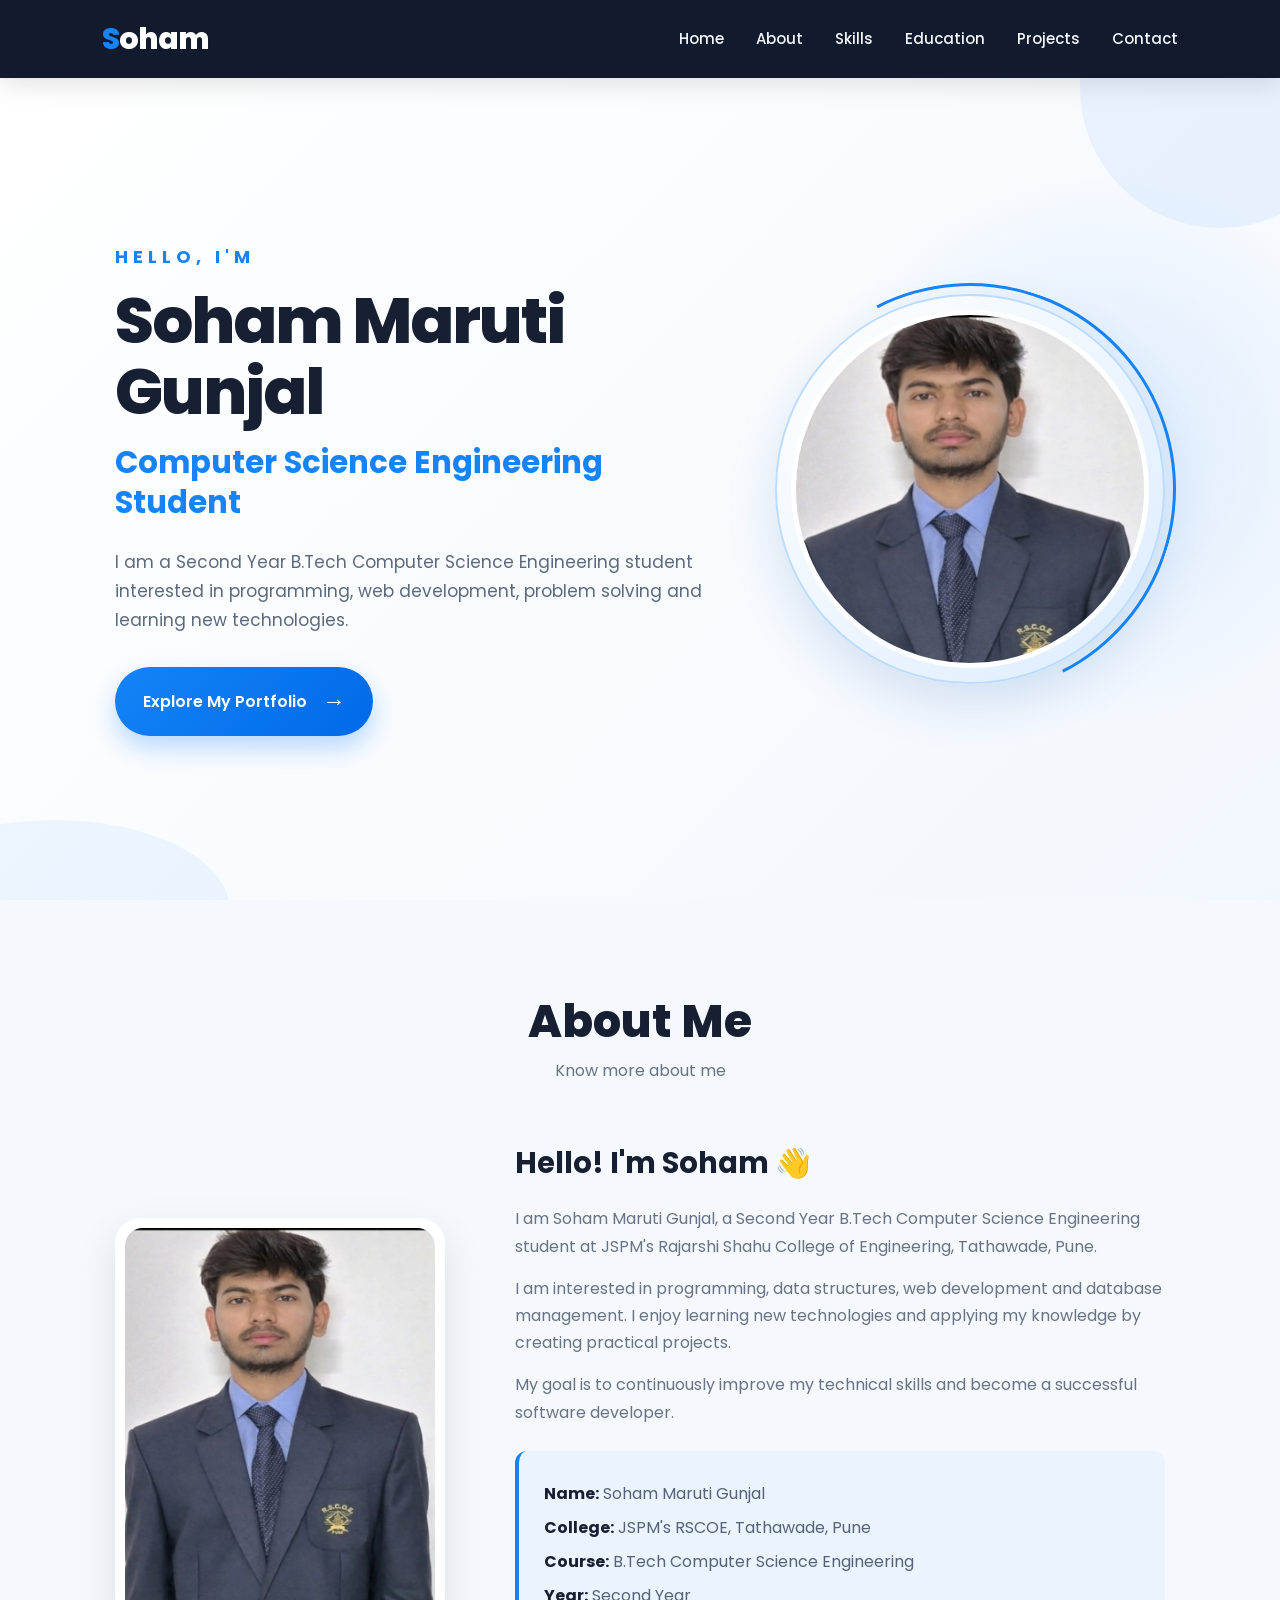
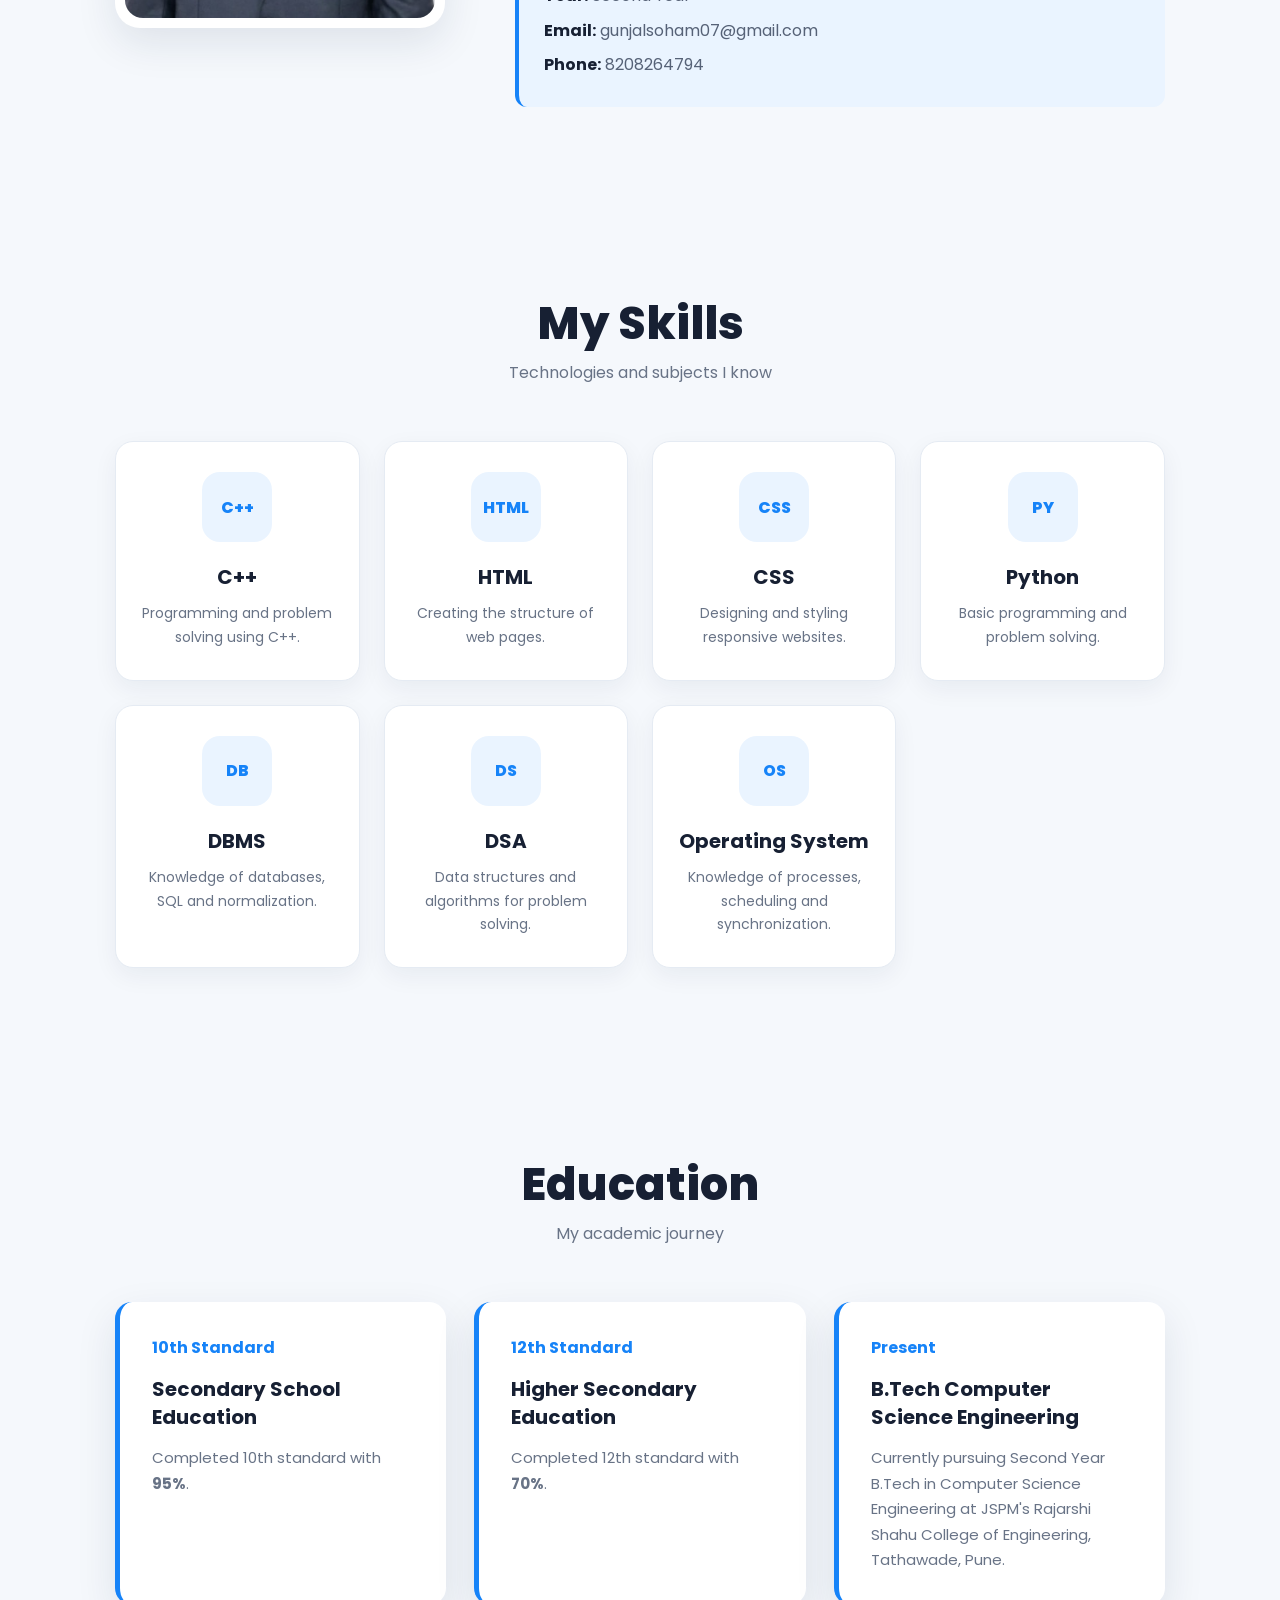
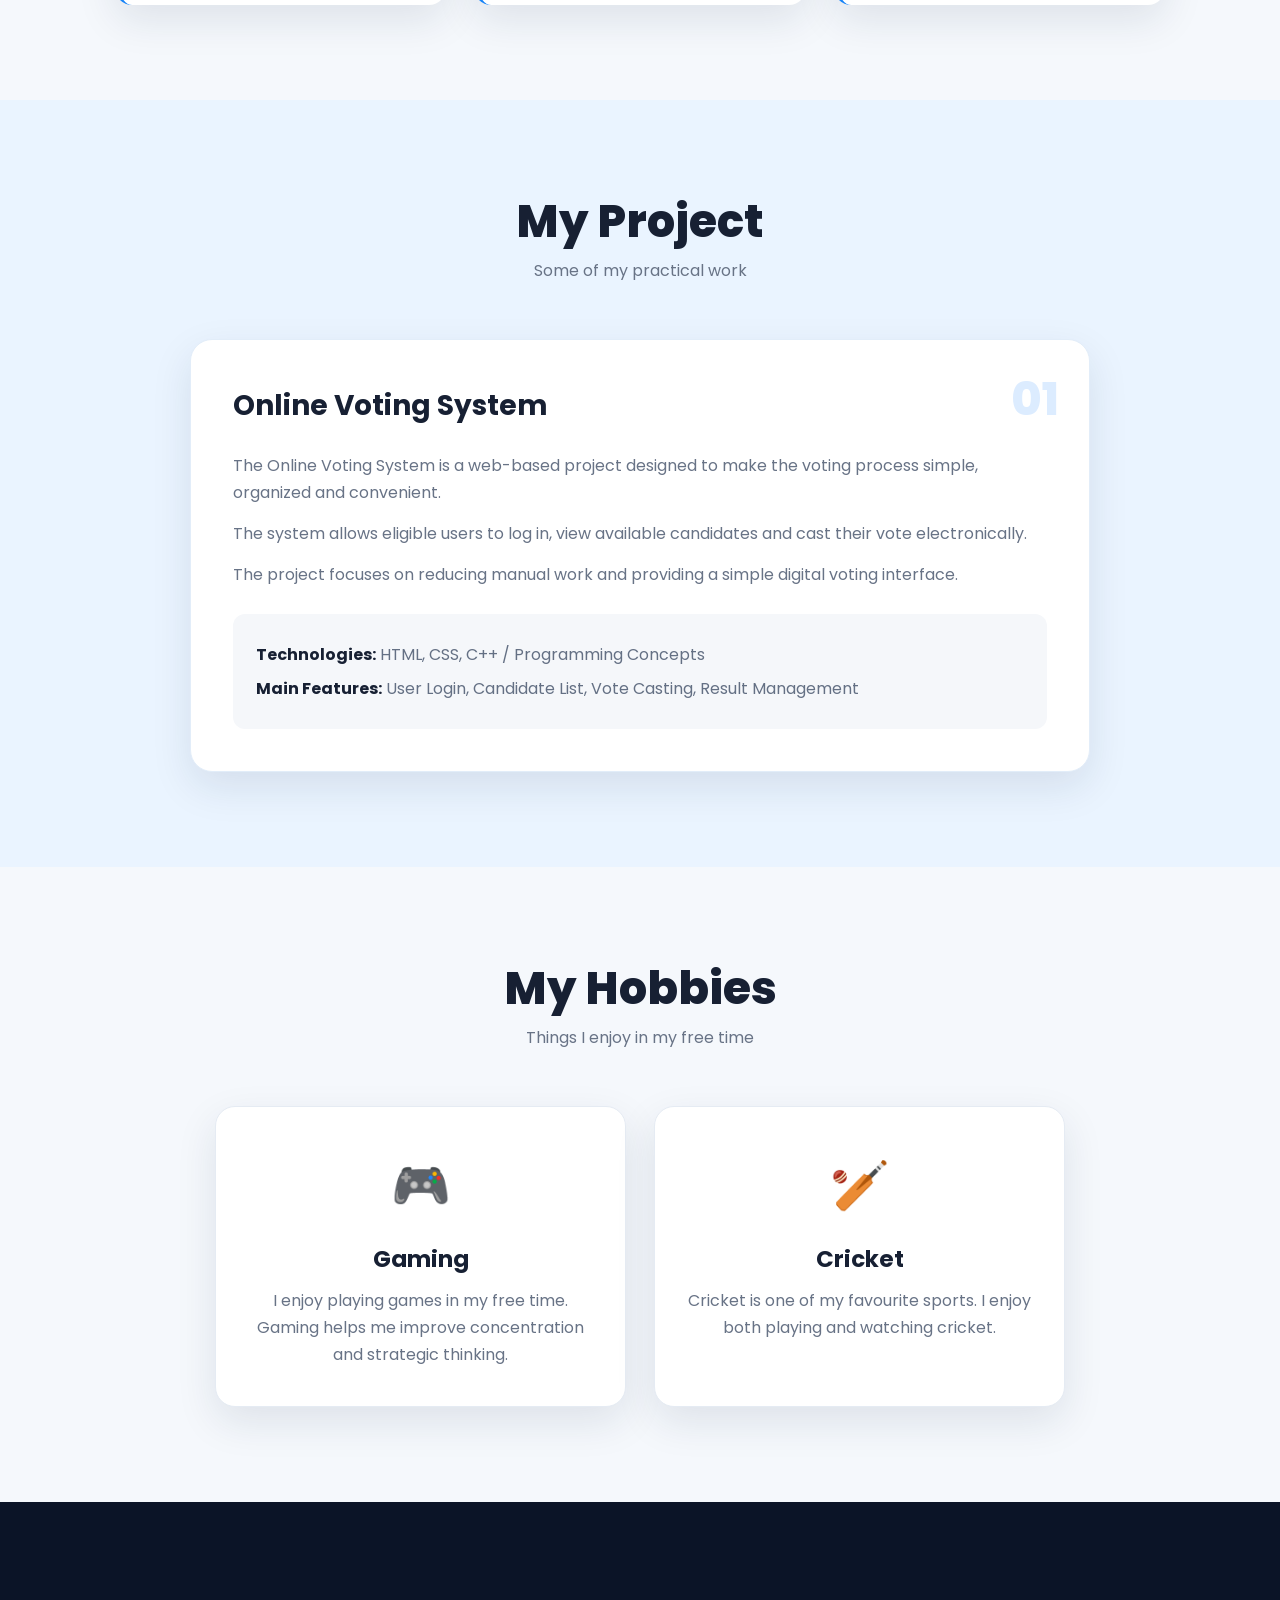
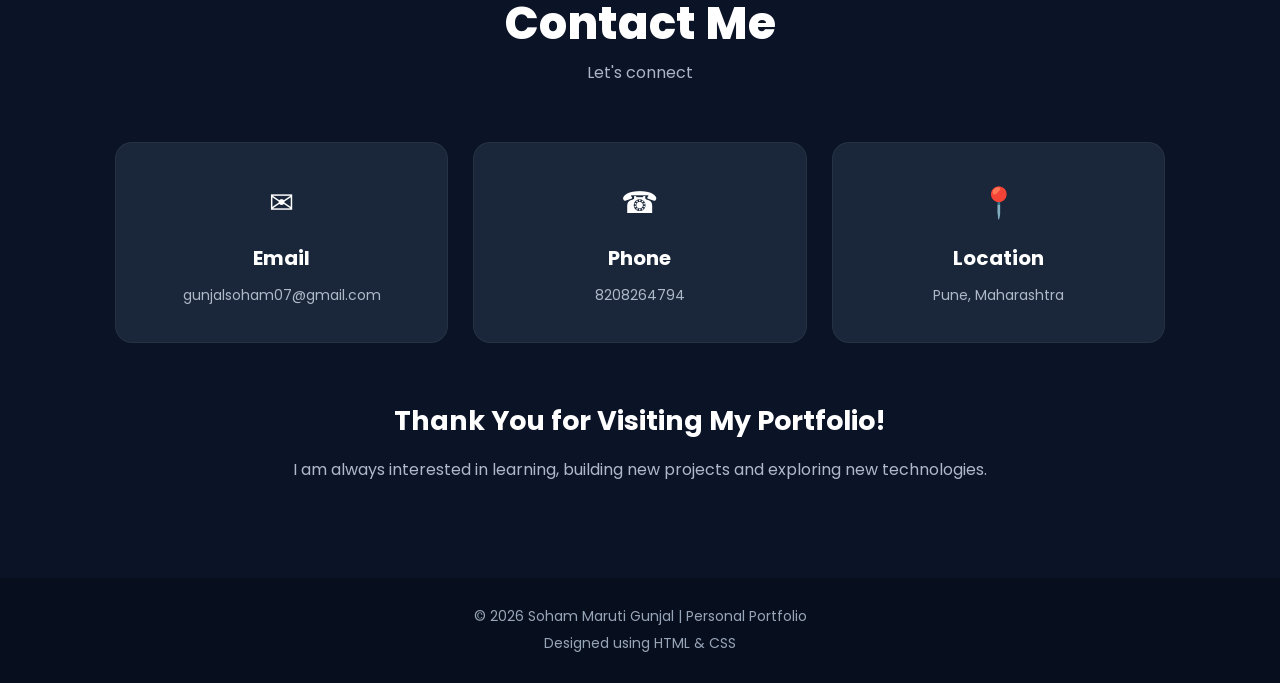
<file: index.html>
<!DOCTYPE html>
<html lang="en">

<head>
    <meta charset="UTF-8">

    <meta name="viewport" content="width=device-width, initial-scale=1.0">

    <title>Soham Maruti Gunjal | Portfolio</title>

    <link rel="stylesheet" href="style.css">
</head>

<body>

    <!-- ================= NAVIGATION BAR ================= -->

    <header>
        <nav class="navbar">

            <div class="logo">
                Soham
            </div>

            <ul class="nav-links">
                <li><a href="#home">Home</a></li>
                <li><a href="#about">About</a></li>
                <li><a href="#skills">Skills</a></li>
                <li><a href="#education">Education</a></li>
                <li><a href="#projects">Projects</a></li>
                <li><a href="#contact">Contact</a></li>
            </ul>

        </nav>
    </header>


    <!-- ================= HOME SECTION ================= -->

    <section id="home" class="home">

        <div class="home-content">

            <p class="small-title">
                HELLO, I'M
            </p>

            <h1>
                Soham Maruti Gunjal
            </h1>

            <h2>
                Computer Science Engineering Student
            </h2>

            <p>
                I am a Second Year B.Tech Computer Science Engineering
                student interested in programming, web development,
                problem solving and learning new technologies.
            </p>

            <a href="#about" class="btn">
                Explore My Portfolio
            </a>

        </div>


        <div class="home-image">

             <img src="profile.jpg" alt="Soham Gunjal">
        </div>

    </section>


    <!-- ================= ABOUT SECTION ================= -->

    <section id="about" class="section">

        <div class="section-title">
            <h2>About Me</h2>
            <p>Know more about me</p>
        </div>

        <div class="about-container">

            <div class="about-image">

                <img src="profile.jpg" alt="Soham">

            </div>


            <div class="about-text">

                <h3>Hello! I'm Soham 👋</h3>

                <p>
                    I am Soham Maruti Gunjal, a Second Year B.Tech
                    Computer Science Engineering student at
                    JSPM's Rajarshi Shahu College of Engineering,
                    Tathawade, Pune.
                </p>

                <p>
                    I am interested in programming, data structures,
                    web development and database management.
                    I enjoy learning new technologies and applying
                    my knowledge by creating practical projects.
                </p>

                <p>
                    My goal is to continuously improve my technical
                    skills and become a successful software developer.
                </p>

                <div class="personal-info">

                    <p><strong>Name:</strong> Soham Maruti Gunjal</p>

                    <p><strong>College:</strong>
                        JSPM's RSCOE, Tathawade, Pune
                    </p>

                    <p><strong>Course:</strong>
                        B.Tech Computer Science Engineering
                    </p>

                    <p><strong>Year:</strong>
                        Second Year
                    </p>

                    <p><strong>Email:</strong>
                        gunjalsoham07@gmail.com
                    </p>

                    <p><strong>Phone:</strong>
                        8208264794
                    </p>

                </div>

            </div>

        </div>

    </section>


    <!-- ================= SKILLS SECTION ================= -->

    <section id="skills" class="section skills-section">

        <div class="section-title">
            <h2>My Skills</h2>
            <p>Technologies and subjects I know</p>
        </div>


        <div class="skills-container">

            <div class="skill-card">

                <div class="skill-icon">C++</div>

                <h3>C++</h3>

                <p>
                    Programming and problem solving using C++.
                </p>

            </div>


            <div class="skill-card">

                <div class="skill-icon">HTML</div>

                <h3>HTML</h3>

                <p>
                    Creating the structure of web pages.
                </p>

            </div>


            <div class="skill-card">

                <div class="skill-icon">CSS</div>

                <h3>CSS</h3>

                <p>
                    Designing and styling responsive websites.
                </p>

            </div>


            <div class="skill-card">

                <div class="skill-icon">PY</div>

                <h3>Python</h3>

                <p>
                    Basic programming and problem solving.
                </p>

            </div>


            <div class="skill-card">

                <div class="skill-icon">DB</div>

                <h3>DBMS</h3>

                <p>
                    Knowledge of databases, SQL and normalization.
                </p>

            </div>


            <div class="skill-card">

                <div class="skill-icon">DS</div>

                <h3>DSA</h3>

                <p>
                    Data structures and algorithms for problem solving.
                </p>

            </div>


            <div class="skill-card">

                <div class="skill-icon">OS</div>

                <h3>Operating System</h3>

                <p>
                    Knowledge of processes, scheduling and synchronization.
                </p>

            </div>

        </div>

    </section>


    <!-- ================= EDUCATION SECTION ================= -->

    <section id="education" class="section">

        <div class="section-title">

            <h2>Education</h2>

            <p>My academic journey</p>

        </div>


        <div class="education-container">

            <div class="education-card">

                <span class="education-year">
                    10th Standard
                </span>

                <h3>Secondary School Education</h3>

                <p>
                    Completed 10th standard with
                    <strong>95%</strong>.
                </p>

            </div>


            <div class="education-card">

                <span class="education-year">
                    12th Standard
                </span>

                <h3>Higher Secondary Education</h3>

                <p>
                    Completed 12th standard with
                    <strong>70%</strong>.
                </p>

            </div>


            <div class="education-card">

                <span class="education-year">
                    Present
                </span>

                <h3>B.Tech Computer Science Engineering</h3>

                <p>
                    Currently pursuing Second Year B.Tech
                    in Computer Science Engineering at
                    JSPM's Rajarshi Shahu College of Engineering,
                    Tathawade, Pune.
                </p>

            </div>

        </div>

    </section>


    <!-- ================= PROJECT SECTION ================= -->

    <section id="projects" class="section projects-section">

        <div class="section-title">

            <h2>My Project</h2>

            <p>Some of my practical work</p>

        </div>


        <div class="project-container">

            <div class="project-card">

                <div class="project-number">
                    01
                </div>

                <h3>Online Voting System</h3>

                <p>
                    The Online Voting System is a web-based project
                    designed to make the voting process simple,
                    organized and convenient.
                </p>

                <p>
                    The system allows eligible users to log in,
                    view available candidates and cast their vote
                    electronically.
                </p>

                <p>
                    The project focuses on reducing manual work
                    and providing a simple digital voting interface.
                </p>


                <div class="project-details">

                    <p>
                        <strong>Technologies:</strong>
                        HTML, CSS, C++ / Programming Concepts
                    </p>

                    <p>
                        <strong>Main Features:</strong>
                        User Login, Candidate List, Vote Casting,
                        Result Management
                    </p>

                </div>

            </div>

        </div>

    </section>


    <!-- ================= HOBBIES SECTION ================= -->

    <section class="section hobbies-section">

        <div class="section-title">

            <h2>My Hobbies</h2>

            <p>Things I enjoy in my free time</p>

        </div>


        <div class="hobbies-container">

            <div class="hobby-card">

                <div class="hobby-icon">
                    🎮
                </div>

                <h3>Gaming</h3>

                <p>
                    I enjoy playing games in my free time.
                    Gaming helps me improve concentration
                    and strategic thinking.
                </p>

            </div>


            <div class="hobby-card">

                <div class="hobby-icon">
                    🏏
                </div>

                <h3>Cricket</h3>

                <p>
                    Cricket is one of my favourite sports.
                    I enjoy both playing and watching cricket.
                </p>

            </div>

        </div>

    </section>


    <!-- ================= CONTACT SECTION ================= -->

    <section id="contact" class="section contact-section">

        <div class="section-title">

            <h2>Contact Me</h2>

            <p>Let's connect</p>

        </div>


        <div class="contact-container">

            <div class="contact-card">

                <div class="contact-icon">
                    ✉
                </div>

                <h3>Email</h3>

                <p>
                    gunjalsoham07@gmail.com
                </p>

            </div>


            <div class="contact-card">

                <div class="contact-icon">
                    ☎
                </div>

                <h3>Phone</h3>

                <p>
                    8208264794
                </p>

            </div>


            <div class="contact-card">

                <div class="contact-icon">
                    📍
                </div>

                <h3>Location</h3>

                <p>
                    Pune, Maharashtra
                </p>

            </div>

        </div>


        <div class="contact-message">

            <h3>Thank You for Visiting My Portfolio!</h3>

            <p>
                I am always interested in learning, building
                new projects and exploring new technologies.
            </p>

        </div>

    </section>


    <!-- ================= FOOTER ================= -->

    <footer>

        <p>
            © 2026 Soham Maruti Gunjal | Personal Portfolio
        </p>

        <p>
            Designed using HTML & CSS
        </p>

    </footer>


</body>
</html>
</file>
<file: style.css>
/* =========================
   SOHAM PORTFOLIO - STYLE.CSS
   Modern, Responsive Design
   ========================= */

@import url('https://fonts.googleapis.com/css2?family=Poppins:wght@300;400;500;600;700;800&display=swap');

:root {
    --primary: #1683f8;
    --primary-dark: #0969d7;
    --navy: #0b1427;
    --navy-2: #111d31;
    --text: #172033;
    --muted: #687386;
    --white: #ffffff;
    --light: #f5f8fc;
    --soft-blue: #eaf4ff;
    --border: #e5ebf3;
    --shadow: 0 15px 40px rgba(15, 35, 65, 0.10);
    --shadow-hover: 0 22px 50px rgba(15, 35, 65, 0.16);
}

* {
    margin: 0;
    padding: 0;
    box-sizing: border-box;
    scroll-behavior: smooth;
}

html {
    scroll-padding-top: 80px;
}

body {
    font-family: 'Poppins', sans-serif;
    color: var(--text);
    background: var(--white);
    line-height: 1.7;
    overflow-x: hidden;
}

a {
    text-decoration: none;
}

img {
    max-width: 100%;
    display: block;
}

/* =========================
   NAVIGATION
   ========================= */

header {
    position: sticky;
    top: 0;
    z-index: 1000;
}

.navbar {
    min-height: 78px;
    padding: 0 8%;
    background: rgba(11, 20, 39, 0.97);
    display: flex;
    align-items: center;
    justify-content: space-between;
    box-shadow: 0 5px 25px rgba(0, 0, 0, 0.12);
}

.logo {
    color: var(--white);
    font-size: 30px;
    font-weight: 800;
    letter-spacing: -1px;
}

.logo::first-letter {
    color: var(--primary);
}

.nav-links {
    display: flex;
    align-items: center;
    gap: 32px;
    list-style: none;
}

.nav-links a {
    position: relative;
    color: #f3f6fb;
    font-size: 15px;
    font-weight: 500;
    transition: 0.3s ease;
}

.nav-links a::after {
    content: '';
    position: absolute;
    left: 0;
    bottom: -9px;
    width: 0;
    height: 3px;
    border-radius: 10px;
    background: var(--primary);
    transition: width 0.3s ease;
}

.nav-links a:hover {
    color: #38a0ff;
}

.nav-links a:hover::after {
    width: 100%;
}

/* =========================
   HOME / HERO
   ========================= */

.home {
    min-height: calc(100vh - 78px);
    padding: 80px 9%;
    display: flex;
    align-items: center;
    justify-content: space-between;
    gap: 70px;
    position: relative;
    overflow: hidden;
    background:
        radial-gradient(circle at 85% 45%, rgba(22, 131, 248, 0.12), transparent 24%),
        linear-gradient(135deg, #ffffff 0%, #f2f7fd 100%);
}

.home::before {
    content: '';
    position: absolute;
    width: 280px;
    height: 280px;
    border-radius: 50%;
    background: rgba(22, 131, 248, 0.07);
    top: -130px;
    right: -80px;
}

.home::after {
    content: '';
    position: absolute;
    width: 350px;
    height: 180px;
    border-radius: 50%;
    background: rgba(22, 131, 248, 0.06);
    left: -120px;
    bottom: -100px;
}

.home-content {
    max-width: 720px;
    position: relative;
    z-index: 2;
}

.small-title {
    color: var(--primary);
    font-size: 18px;
    font-weight: 700;
    letter-spacing: 5px;
    margin-bottom: 12px;
}

.home h1 {
    font-size: clamp(42px, 5vw, 70px);
    line-height: 1.12;
    font-weight: 800;
    letter-spacing: -2px;
    margin-bottom: 15px;
}

.home h1::first-line {
    color: var(--text);
}

.home h2 {
    color: var(--primary);
    font-size: clamp(23px, 2.4vw, 34px);
    line-height: 1.3;
    margin-bottom: 25px;
    font-weight: 700;
}

.home-content > p:not(.small-title) {
    color: #5d697d;
    font-size: 17px;
    max-width: 650px;
    margin-bottom: 32px;
}

.btn {
    display: inline-flex;
    align-items: center;
    gap: 15px;
    padding: 15px 28px;
    color: var(--white);
    background: linear-gradient(135deg, var(--primary), #0069e8);
    border-radius: 35px;
    font-weight: 600;
    box-shadow: 0 12px 25px rgba(22, 131, 248, 0.28);
    transition: 0.3s ease;
}

.btn::after {
    content: '→';
    font-size: 23px;
    transition: transform 0.3s ease;
}

.btn:hover {
    transform: translateY(-4px);
    box-shadow: 0 17px 32px rgba(22, 131, 248, 0.38);
}

.btn:hover::after {
    transform: translateX(5px);
}

.home-image {
    width: 390px;
    height: 390px;
    flex-shrink: 0;
    padding: 14px;
    border-radius: 50%;
    background: linear-gradient(135deg, #ffffff, #dcecff);
    border: 2px solid #bcdcff;
    box-shadow: 0 20px 50px rgba(28, 105, 185, 0.16);
    position: relative;
    z-index: 2;
}

.home-image::before {
    content: '';
    position: absolute;
    inset: -13px;
    border: 3px solid transparent;
    border-top-color: var(--primary);
    border-right-color: var(--primary);
    border-radius: 50%;
    transform: rotate(18deg);
    z-index: 1;
    pointer-events: none;
}

.home-image img {
    width: 100%;
    height: 100%;
    object-fit: cover;
    object-position: center top;
    border-radius: 50%;
    border: 5px solid var(--white);
}

/* =========================
   COMMON SECTION
   ========================= */

.section {
    padding: 95px 9%;
    background: var(--white);
}

.section:nth-of-type(even) {
    background: var(--light);
}

.section-title {
    text-align: center;
    margin-bottom: 55px;
}

.section-title h2 {
    font-size: clamp(32px, 4vw, 45px);
    line-height: 1.2;
    font-weight: 800;
    margin-bottom: 8px;
}

.section-title p {
    color: var(--muted);
    font-size: 16px;
}

/* =========================
   ABOUT
   ========================= */

.about-container {
    max-width: 1100px;
    margin: auto;
    display: grid;
    grid-template-columns: 330px 1fr;
    gap: 70px;
    align-items: center;
}

.about-image {
    padding: 10px;
    background: var(--white);
    border-radius: 25px;
    box-shadow: var(--shadow);
}

.about-image img {
    width: 100%;
    height: 390px;
    object-fit: cover;
    object-position: center top;
    border-radius: 18px;
}

.about-text h3 {
    font-size: 29px;
    margin-bottom: 17px;
}

.about-text > p {
    color: var(--muted);
    margin-bottom: 15px;
}

.personal-info {
    margin-top: 25px;
    padding: 22px 25px;
    background: var(--soft-blue);
    border-left: 4px solid var(--primary);
    border-radius: 12px;
}

.personal-info p {
    color: #566277;
    margin: 7px 0;
}

.personal-info strong {
    color: var(--text);
}

/* =========================
   SKILLS
   ========================= */

.skills-section {
    background: #f5f8fc !important;
}

.skills-container {
    max-width: 1150px;
    margin: auto;
    display: grid;
    grid-template-columns: repeat(4, 1fr);
    gap: 24px;
}

.skill-card {
    background: var(--white);
    padding: 30px 22px;
    border: 1px solid var(--border);
    border-radius: 18px;
    text-align: center;
    box-shadow: 0 8px 25px rgba(20, 40, 70, 0.06);
    transition: 0.35s ease;
}

.skill-card:hover {
    transform: translateY(-9px);
    box-shadow: var(--shadow-hover);
    border-color: #c8e3ff;
}

.skill-icon {
    width: 70px;
    height: 70px;
    margin: 0 auto 18px;
    display: flex;
    align-items: center;
    justify-content: center;
    border-radius: 18px;
    color: var(--primary);
    background: var(--soft-blue);
    font-size: 16px;
    font-weight: 800;
}

.skill-card h3 {
    margin-bottom: 8px;
    font-size: 20px;
}

.skill-card p {
    color: var(--muted);
    font-size: 14px;
}

/* =========================
   EDUCATION
   ========================= */

.education-container {
    max-width: 1150px;
    margin: auto;
    display: grid;
    grid-template-columns: repeat(3, 1fr);
    gap: 28px;
}

.education-card {
    position: relative;
    min-height: 260px;
    padding: 32px;
    background: var(--white);
    border-radius: 17px;
    border-left: 5px solid var(--primary);
    box-shadow: var(--shadow);
    transition: 0.3s ease;
}

.education-card:hover {
    transform: translateY(-7px);
    box-shadow: var(--shadow-hover);
}

.education-year {
    display: inline-block;
    color: var(--primary);
    font-weight: 700;
    font-size: 16px;
    margin-bottom: 14px;
}

.education-card h3 {
    font-size: 20px;
    line-height: 1.4;
    margin-bottom: 14px;
}

.education-card p {
    color: var(--muted);
    font-size: 15px;
}

/* =========================
   PROJECT
   ========================= */

.projects-section {
    background: var(--soft-blue) !important;
}

.project-container {
    max-width: 900px;
    margin: auto;
}

.project-card {
    position: relative;
    background: var(--white);
    padding: 42px;
    border-radius: 22px;
    box-shadow: var(--shadow);
    border: 1px solid #e2edf9;
    overflow: hidden;
    transition: 0.35s ease;
}

.project-card:hover {
    transform: translateY(-6px);
    box-shadow: var(--shadow-hover);
}

.project-number {
    position: absolute;
    top: 20px;
    right: 30px;
    color: #dcecff;
    font-size: 46px;
    font-weight: 800;
}

.project-card h3 {
    position: relative;
    z-index: 1;
    font-size: 28px;
    margin-bottom: 22px;
}

.project-card > p {
    color: var(--muted);
    margin-bottom: 14px;
}

.project-details {
    margin-top: 25px;
    padding: 20px 23px;
    border-radius: 12px;
    background: #f5f7fa;
}

.project-details p {
    color: #647084;
    margin: 7px 0;
}

.project-details strong {
    color: var(--text);
}

/* =========================
   HOBBIES
   ========================= */

.hobbies-container {
    max-width: 850px;
    margin: auto;
    display: grid;
    grid-template-columns: repeat(2, 1fr);
    gap: 28px;
}

.hobby-card {
    text-align: center;
    padding: 38px 28px;
    border-radius: 20px;
    background: var(--white);
    box-shadow: var(--shadow);
    border: 1px solid var(--border);
    transition: 0.3s ease;
}

.hobby-card:hover {
    transform: translateY(-8px);
    box-shadow: var(--shadow-hover);
}

.hobby-icon {
    font-size: 48px;
    margin-bottom: 13px;
}

.hobby-card h3 {
    font-size: 23px;
    margin-bottom: 8px;
}

.hobby-card p {
    color: var(--muted);
}

/* =========================
   CONTACT
   ========================= */

.contact-section {
    background: var(--navy) !important;
    color: var(--white);
}

.contact-section .section-title h2 {
    color: var(--white);
}

.contact-section .section-title p {
    color: #aab5c7;
}

.contact-container {
    max-width: 1050px;
    margin: auto;
    display: grid;
    grid-template-columns: repeat(3, 1fr);
    gap: 25px;
}

.contact-card {
    padding: 35px 22px;
    text-align: center;
    background: #1a273a;
    border: 1px solid rgba(255, 255, 255, 0.05);
    border-radius: 17px;
    transition: 0.3s ease;
}

.contact-card:hover {
    transform: translateY(-7px);
    background: #202f44;
}

.contact-icon {
    font-size: 30px;
    margin-bottom: 12px;
}

.contact-card h3 {
    font-size: 20px;
    margin-bottom: 9px;
}

.contact-card p {
    color: #aeb9c9;
    font-size: 14px;
    word-break: break-word;
}

.contact-message {
    max-width: 850px;
    margin: 55px auto 0;
    text-align: center;
}

.contact-message h3 {
    font-size: 27px;
    margin-bottom: 12px;
}

.contact-message p {
    color: #aeb9c9;
}

/* =========================
   FOOTER
   ========================= */

footer {
    padding: 24px 15px;
    text-align: center;
    background: #070f1e;
    color: #98a5b8;
    font-size: 14px;
}

footer p {
    margin: 3px 0;
}

/* =========================
   SCROLLBAR
   ========================= */

::-webkit-scrollbar {
    width: 9px;
}

::-webkit-scrollbar-track {
    background: #eef2f7;
}

::-webkit-scrollbar-thumb {
    background: #a9b8ca;
    border-radius: 10px;
}

::-webkit-scrollbar-thumb:hover {
    background: var(--primary);
}

/* =========================
   RESPONSIVE - TABLET
   ========================= */

@media (max-width: 1000px) {

    .navbar {
        padding: 0 5%;
    }

    .nav-links {
        gap: 18px;
    }

    .home {
        padding: 70px 6%;
        gap: 40px;
    }

    .home-image {
        width: 320px;
        height: 320px;
    }

    .skills-container {
        grid-template-columns: repeat(2, 1fr);
    }

    .about-container {
        grid-template-columns: 280px 1fr;
        gap: 40px;
    }
}

/* =========================
   RESPONSIVE - MOBILE
   ========================= */

@media (max-width: 760px) {

    .navbar {
        min-height: auto;
        padding: 18px 5%;
        flex-direction: column;
        gap: 15px;
    }

    .logo {
        font-size: 27px;
    }

    .nav-links {
        width: 100%;
        justify-content: center;
        flex-wrap: wrap;
        gap: 10px 18px;
    }

    .nav-links a {
        font-size: 13px;
    }

    .nav-links a::after {
        display: none;
    }

    .home {
        min-height: auto;
        padding: 70px 6% 90px;
        flex-direction: column-reverse;
        text-align: center;
        gap: 45px;
    }

    .home-content {
        max-width: 100%;
    }

    .small-title {
        font-size: 15px;
        letter-spacing: 4px;
    }

    .home h1 {
        font-size: 42px;
        letter-spacing: -1px;
    }

    .home h2 {
        font-size: 23px;
    }

    .home-content > p:not(.small-title) {
        font-size: 15px;
    }

    .home-image {
        width: 280px;
        height: 280px;
    }

    .section {
        padding: 75px 6%;
    }

    .section-title {
        margin-bottom: 38px;
    }

    .about-container,
    .education-container,
    .contact-container,
    .hobbies-container {
        grid-template-columns: 1fr;
    }

    .about-image {
        max-width: 300px;
        margin: auto;
    }

    .about-image img {
        height: 340px;
    }

    .skills-container {
        grid-template-columns: 1fr 1fr;
        gap: 15px;
    }

    .skill-card {
        padding: 25px 14px;
    }

    .skill-card h3 {
        font-size: 17px;
    }

    .skill-card p {
        font-size: 13px;
    }

    .education-card {
        min-height: auto;
    }

    .project-card {
        padding: 30px 23px;
    }

    .project-card h3 {
        font-size: 24px;
    }

    .contact-card {
        padding: 28px 20px;
    }
}

/* =========================
   SMALL MOBILE
   ========================= */

@media (max-width: 430px) {

    .nav-links {
        gap: 8px 12px;
    }

    .nav-links a {
        font-size: 12px;
    }

    .home h1 {
        font-size: 34px;
    }

    .home h2 {
        font-size: 20px;
    }

    .home-image {
        width: 235px;
        height: 235px;
    }

    .skills-container {
        grid-template-columns: 1fr;
    }

    .btn {
        padding: 13px 22px;
        font-size: 14px;
    }
}
</file>
